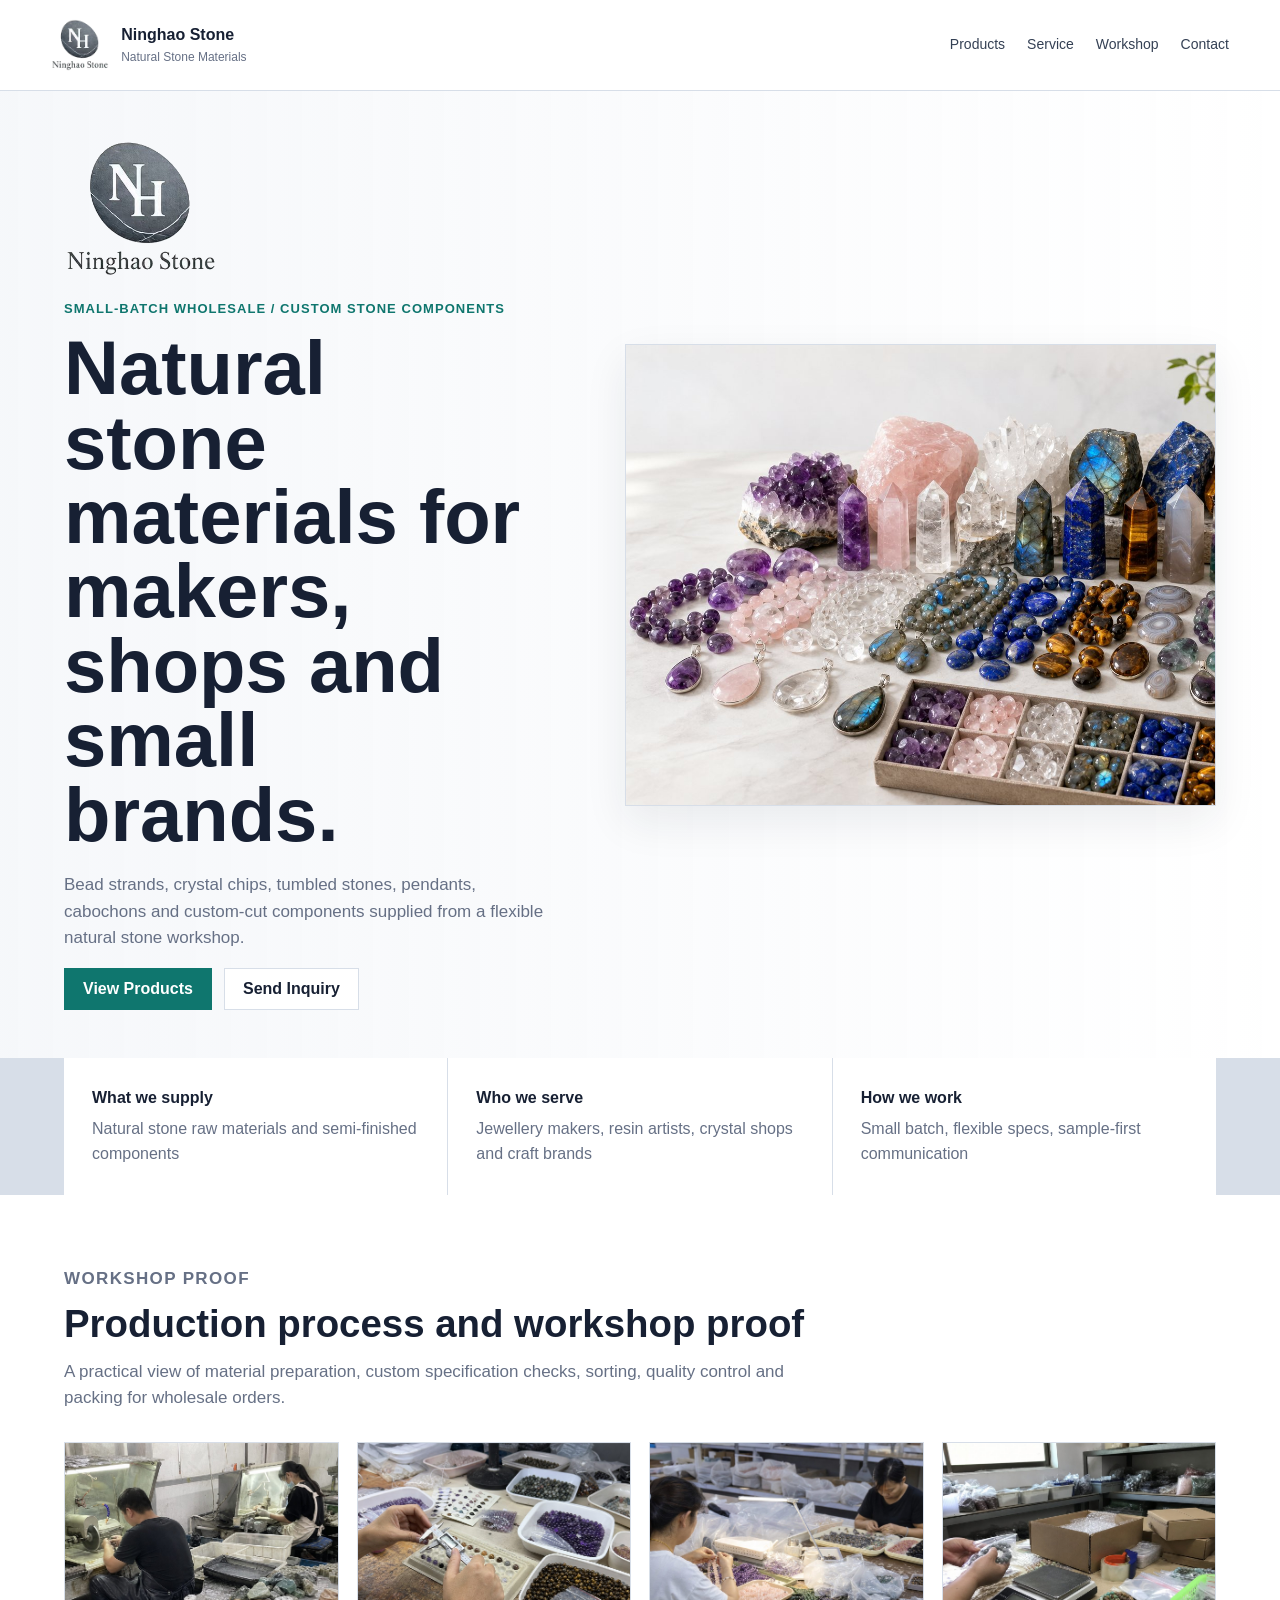
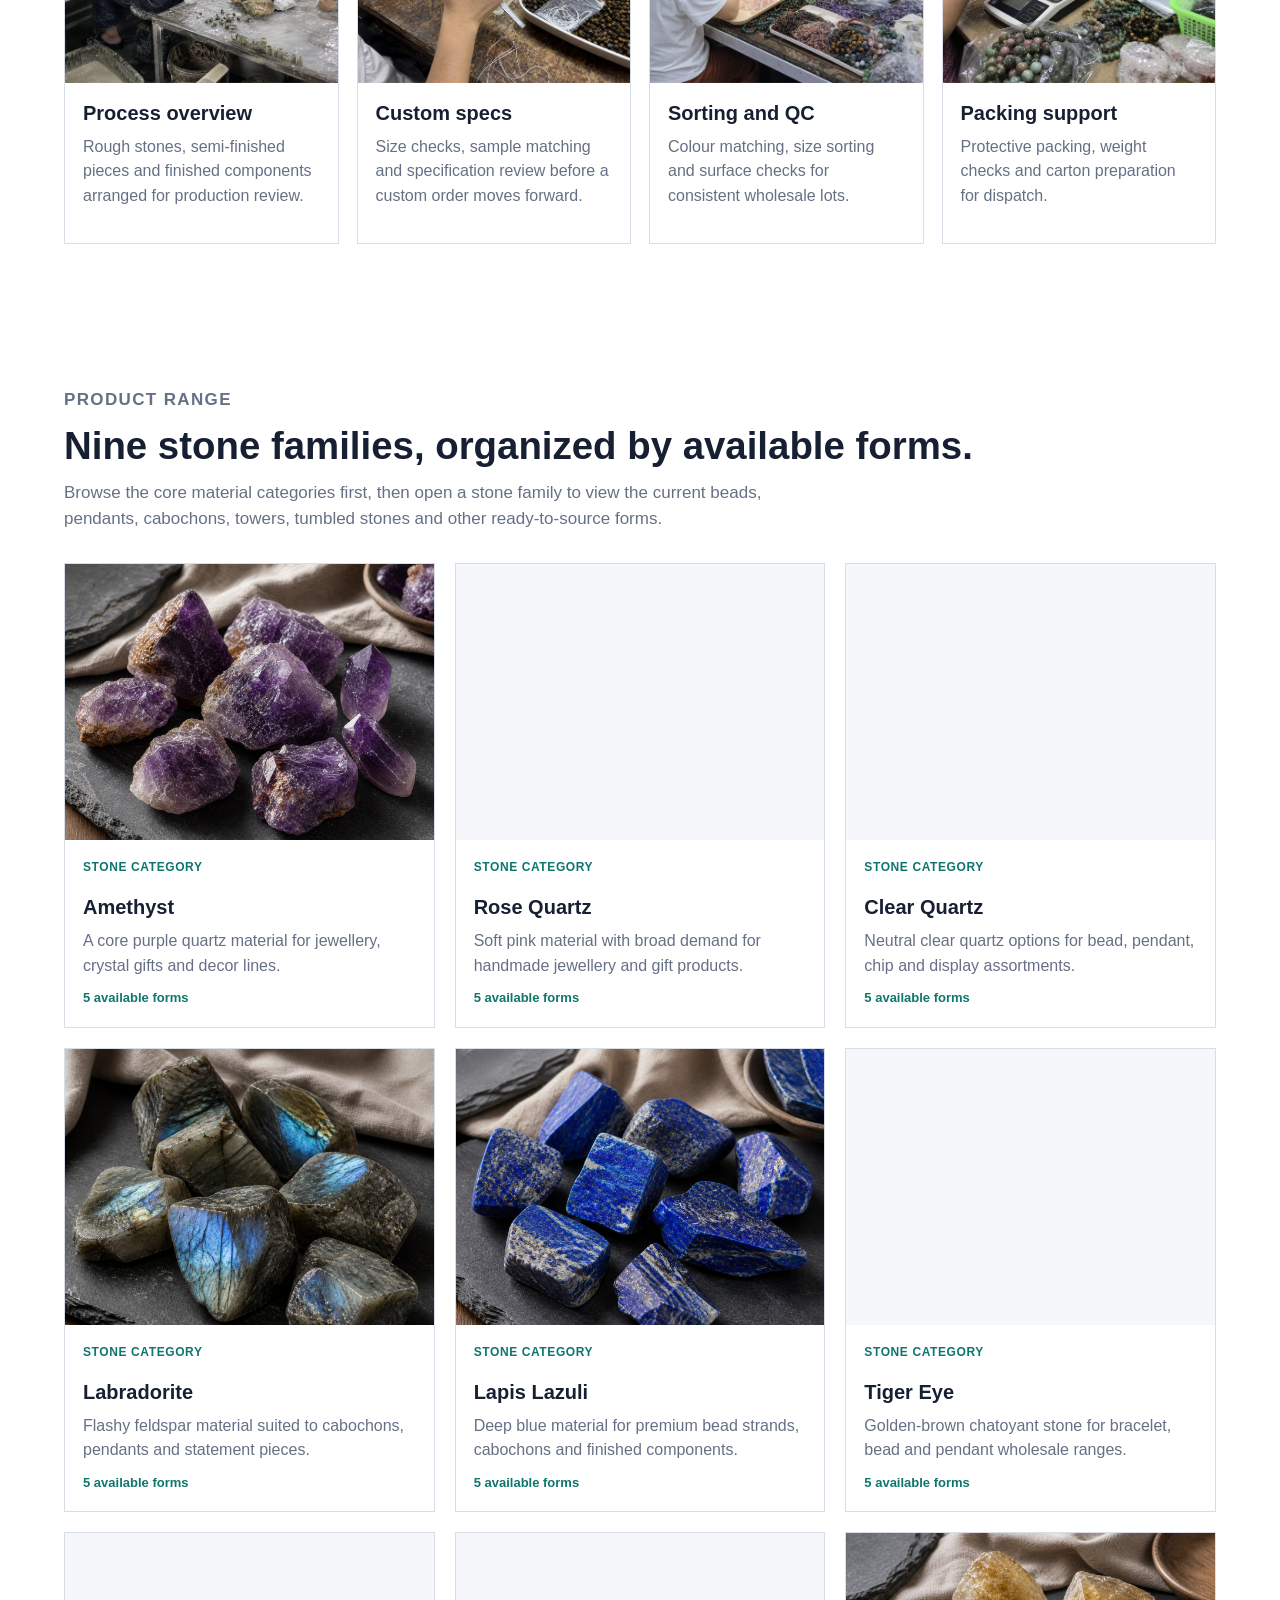
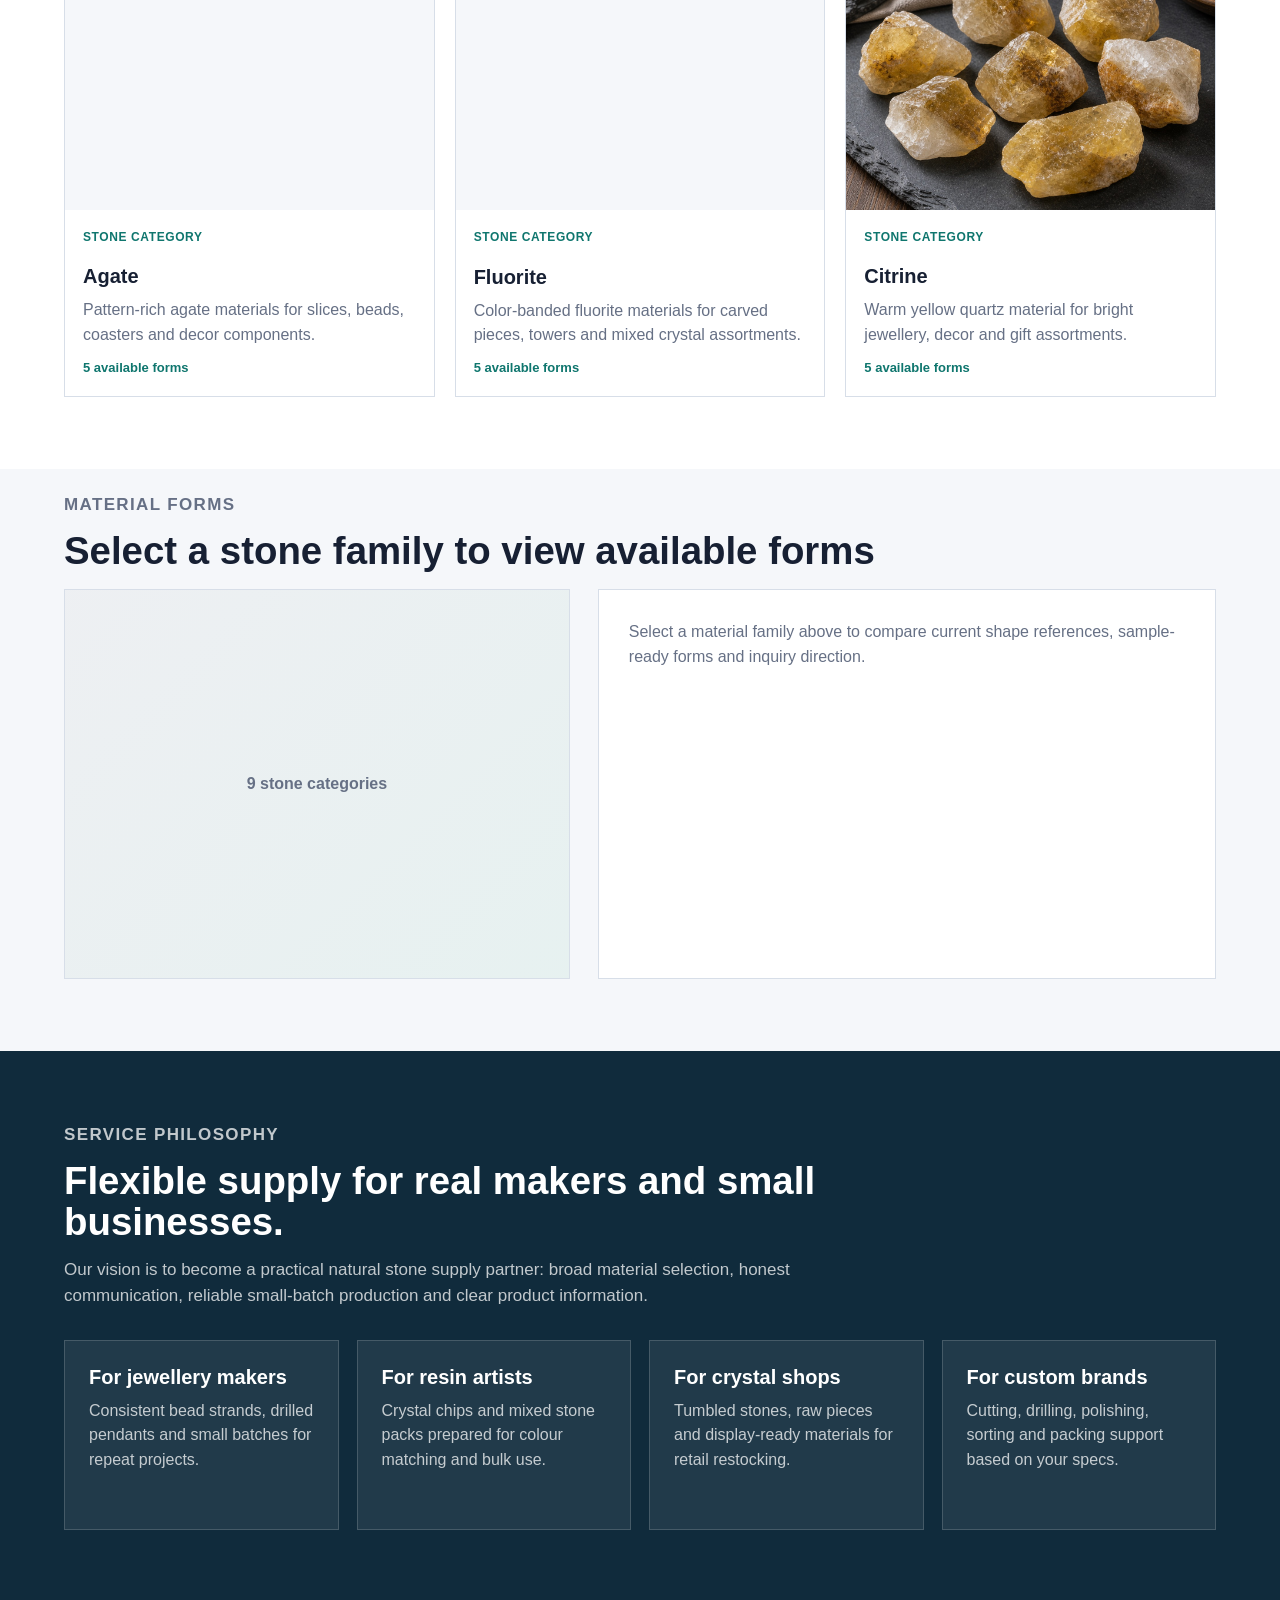
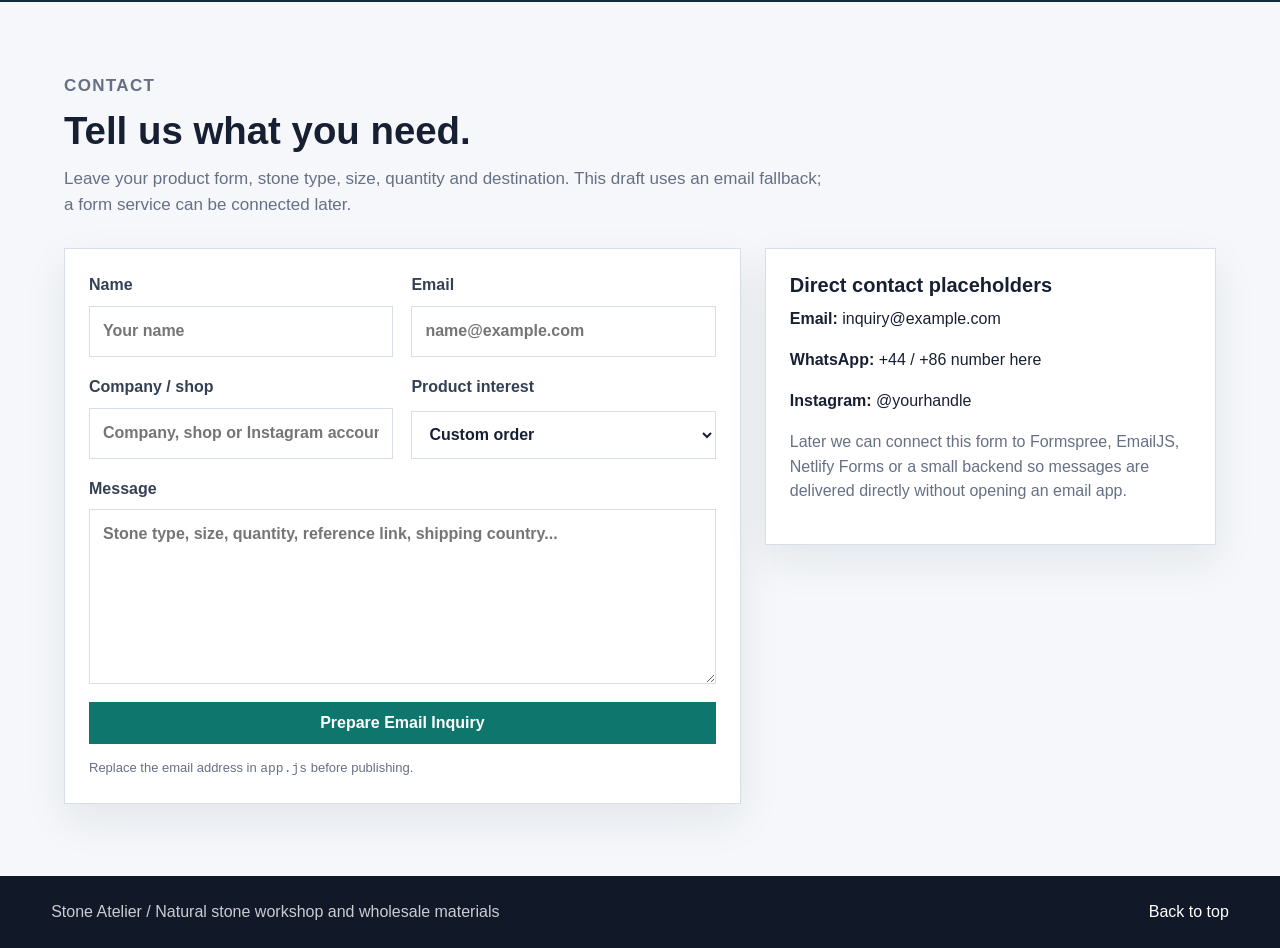
<file: index.html>
<!doctype html>
<html lang="en">
  <head>
    <meta charset="UTF-8" />
    <meta name="viewport" content="width=device-width, initial-scale=1.0" />
    <title>Natural Stone Workshop | Wholesale Materials</title>
    <meta
      name="description"
      content="Wholesale natural stone materials for jewellery makers, crystal shops, resin artists and small brands."
    />
    <link rel="stylesheet" href="styles.css" />
  </head>
  <body>
    <header class="site-header">
      <a class="brand" href="#top" aria-label="Back to home">
        <img class="brand-logo" src="assets/ninghao-stone-logo-transparent.png" alt="Ninghao Stone logo" />
        <span>
          <strong>Ninghao Stone</strong>
          <small>Natural Stone Materials</small>
        </span>
      </a>
      <nav class="nav" aria-label="Main navigation">
        <a href="#products">Products</a>
        <a href="#service">Service</a>
        <a href="#workshop">Workshop</a>
        <a href="#contact">Contact</a>
      </nav>
    </header>

    <main id="top">
      <section class="hero section">
        <div class="hero-copy">
          <div class="hero-logo-lockup" aria-label="Ninghao Stone">
            <img src="assets/ninghao-stone-logo-transparent.png" alt="Ninghao Stone logo" />
          </div>
          <p class="eyebrow">Small-batch wholesale / Custom stone components</p>
          <h1>Natural stone materials for makers, shops and small brands.</h1>
          <p class="hero-text">
            Bead strands, crystal chips, tumbled stones, pendants, cabochons and
            custom-cut components supplied from a flexible natural stone workshop.
          </p>
          <div class="hero-actions">
            <a class="button primary" href="#products">View Products</a>
            <a class="button secondary" href="#contact">Send Inquiry</a>
          </div>
        </div>
        <figure class="hero-visual hero-image-frame">
          <img
            src="assets/hero-natural-stone-materials.jpg"
            alt="Wholesale natural stone materials arranged by stone family and product form"
            loading="eager"
            decoding="async"
            fetchpriority="high"
          />
        </figure>
      </section>

      <section class="section intro-strip" aria-label="Company positioning">
        <div>
          <strong>What we supply</strong>
          <span>Natural stone raw materials and semi-finished components</span>
        </div>
        <div>
          <strong>Who we serve</strong>
          <span>Jewellery makers, resin artists, crystal shops and craft brands</span>
        </div>
        <div>
          <strong>How we work</strong>
          <span>Small batch, flexible specs, sample-first communication</span>
        </div>
      </section>

      <section class="section" id="workshop">
        <div class="section-heading">
          <p class="eyebrow">Workshop proof</p>
          <h2>Production process and workshop proof</h2>
          <p>
            A practical view of material preparation, custom specification checks,
            sorting, quality control and packing for wholesale orders.
          </p>
        </div>
        <div class="workshop-grid">
          <article class="workshop-item">
            <div class="workshop-visual has-image">
              <img
                src="assets/workshop/workshop-process.jpg"
                alt="Natural stone workshop process from rough stones to finished components"
                loading="eager"
                decoding="async"
              />
            </div>
            <h3>Process overview</h3>
            <p>Rough stones, semi-finished pieces and finished components arranged for production review.</p>
          </article>
          <article class="workshop-item">
            <div class="workshop-visual has-image">
              <img
                src="assets/workshop/workshop-custom-specs.jpg"
                alt="Custom natural stone order workbench with samples and measuring tools"
                loading="eager"
                decoding="async"
              />
            </div>
            <h3>Custom specs</h3>
            <p>Size checks, sample matching and specification review before a custom order moves forward.</p>
          </article>
          <article class="workshop-item">
            <div class="workshop-visual has-image">
              <img
                src="assets/workshop/workshop-sorting-qc.jpg"
                alt="Natural stone sorting and quality control trays"
                loading="eager"
                decoding="async"
              />
            </div>
            <h3>Sorting and QC</h3>
            <p>Colour matching, size sorting and surface checks for consistent wholesale lots.</p>
          </article>
          <article class="workshop-item">
            <div class="workshop-visual has-image">
              <img
                src="assets/workshop/workshop-packing-dispatch.jpg"
                alt="Natural stone wholesale packing and dispatch workbench"
                loading="eager"
                decoding="async"
              />
            </div>
            <h3>Packing support</h3>
            <p>Protective packing, weight checks and carton preparation for dispatch.</p>
          </article>
        </div>
      </section>

      <section class="section" id="products">
        <div class="section-heading">
          <p class="eyebrow">Product range</p>
          <h2>Nine stone families, organized by available forms.</h2>
          <p>
            Browse the core material categories first, then open a stone family
            to view the current beads, pendants, cabochons, towers, tumbled stones
            and other ready-to-source forms.
          </p>
        </div>
        <div class="product-grid" id="productGrid"></div>
      </section>

      <section class="section detail-section" id="product-detail" aria-live="polite">
        <div class="section-heading compact">
          <p class="eyebrow">Material forms</p>
          <h2 id="detailTitle">Select a stone family to view available forms</h2>
        </div>
        <div class="detail-panel" id="detailPanel">
          <div class="detail-empty">
            <span>9 stone categories</span>
          </div>
          <div class="detail-copy">
            <p class="muted">
              Select a material family above to compare current shape references,
              sample-ready forms and inquiry direction.
            </p>
          </div>
        </div>
      </section>

      <section class="section service-band" id="service">
        <div class="section-heading">
          <p class="eyebrow">Service philosophy</p>
          <h2>Flexible supply for real makers and small businesses.</h2>
          <p>
            Our vision is to become a practical natural stone supply partner:
            broad material selection, honest communication, reliable small-batch
            production and clear product information.
          </p>
        </div>
        <div class="service-grid">
          <article>
            <h3>For jewellery makers</h3>
            <p>Consistent bead strands, drilled pendants and small batches for repeat projects.</p>
          </article>
          <article>
            <h3>For resin artists</h3>
            <p>Crystal chips and mixed stone packs prepared for colour matching and bulk use.</p>
          </article>
          <article>
            <h3>For crystal shops</h3>
            <p>Tumbled stones, raw pieces and display-ready materials for retail restocking.</p>
          </article>
          <article>
            <h3>For custom brands</h3>
            <p>Cutting, drilling, polishing, sorting and packing support based on your specs.</p>
          </article>
        </div>
      </section>

      <section class="section contact-section" id="contact">
        <div class="section-heading">
          <p class="eyebrow">Contact</p>
          <h2>Tell us what you need.</h2>
          <p>
            Leave your product form, stone type, size, quantity and destination.
            This draft uses an email fallback; a form service can be connected later.
          </p>
        </div>
        <div class="contact-layout">
          <form class="inquiry-form" id="inquiryForm">
            <label>
              Name
              <input name="name" type="text" placeholder="Your name" required />
            </label>
            <label>
              Email
              <input name="email" type="email" placeholder="name@example.com" required />
            </label>
            <label>
              Company / shop
              <input name="company" type="text" placeholder="Company, shop or Instagram account" />
            </label>
            <label>
              Product interest
              <select name="product">
                <option>Custom order</option>
              </select>
            </label>
            <label class="full">
              Message
              <textarea
                name="message"
                rows="6"
                placeholder="Stone type, size, quantity, reference link, shipping country..."
                required
              ></textarea>
            </label>
            <button class="button primary form-button" type="submit">Prepare Email Inquiry</button>
            <p class="form-note" id="formNote">
              Replace the email address in <code>app.js</code> before publishing.
            </p>
          </form>
          <aside class="contact-card">
            <h3>Direct contact placeholders</h3>
            <p><strong>Email:</strong> inquiry@example.com</p>
            <p><strong>WhatsApp:</strong> +44 / +86 number here</p>
            <p><strong>Instagram:</strong> @yourhandle</p>
            <p class="muted">
              Later we can connect this form to Formspree, EmailJS, Netlify Forms
              or a small backend so messages are delivered directly without opening an email app.
            </p>
          </aside>
        </div>
      </section>
    </main>

    <footer class="site-footer">
      <span>Stone Atelier / Natural stone workshop and wholesale materials</span>
      <a href="#top">Back to top</a>
    </footer>

    <script src="products.js"></script>
    <script src="app.js"></script>
  </body>
</html>
</file>
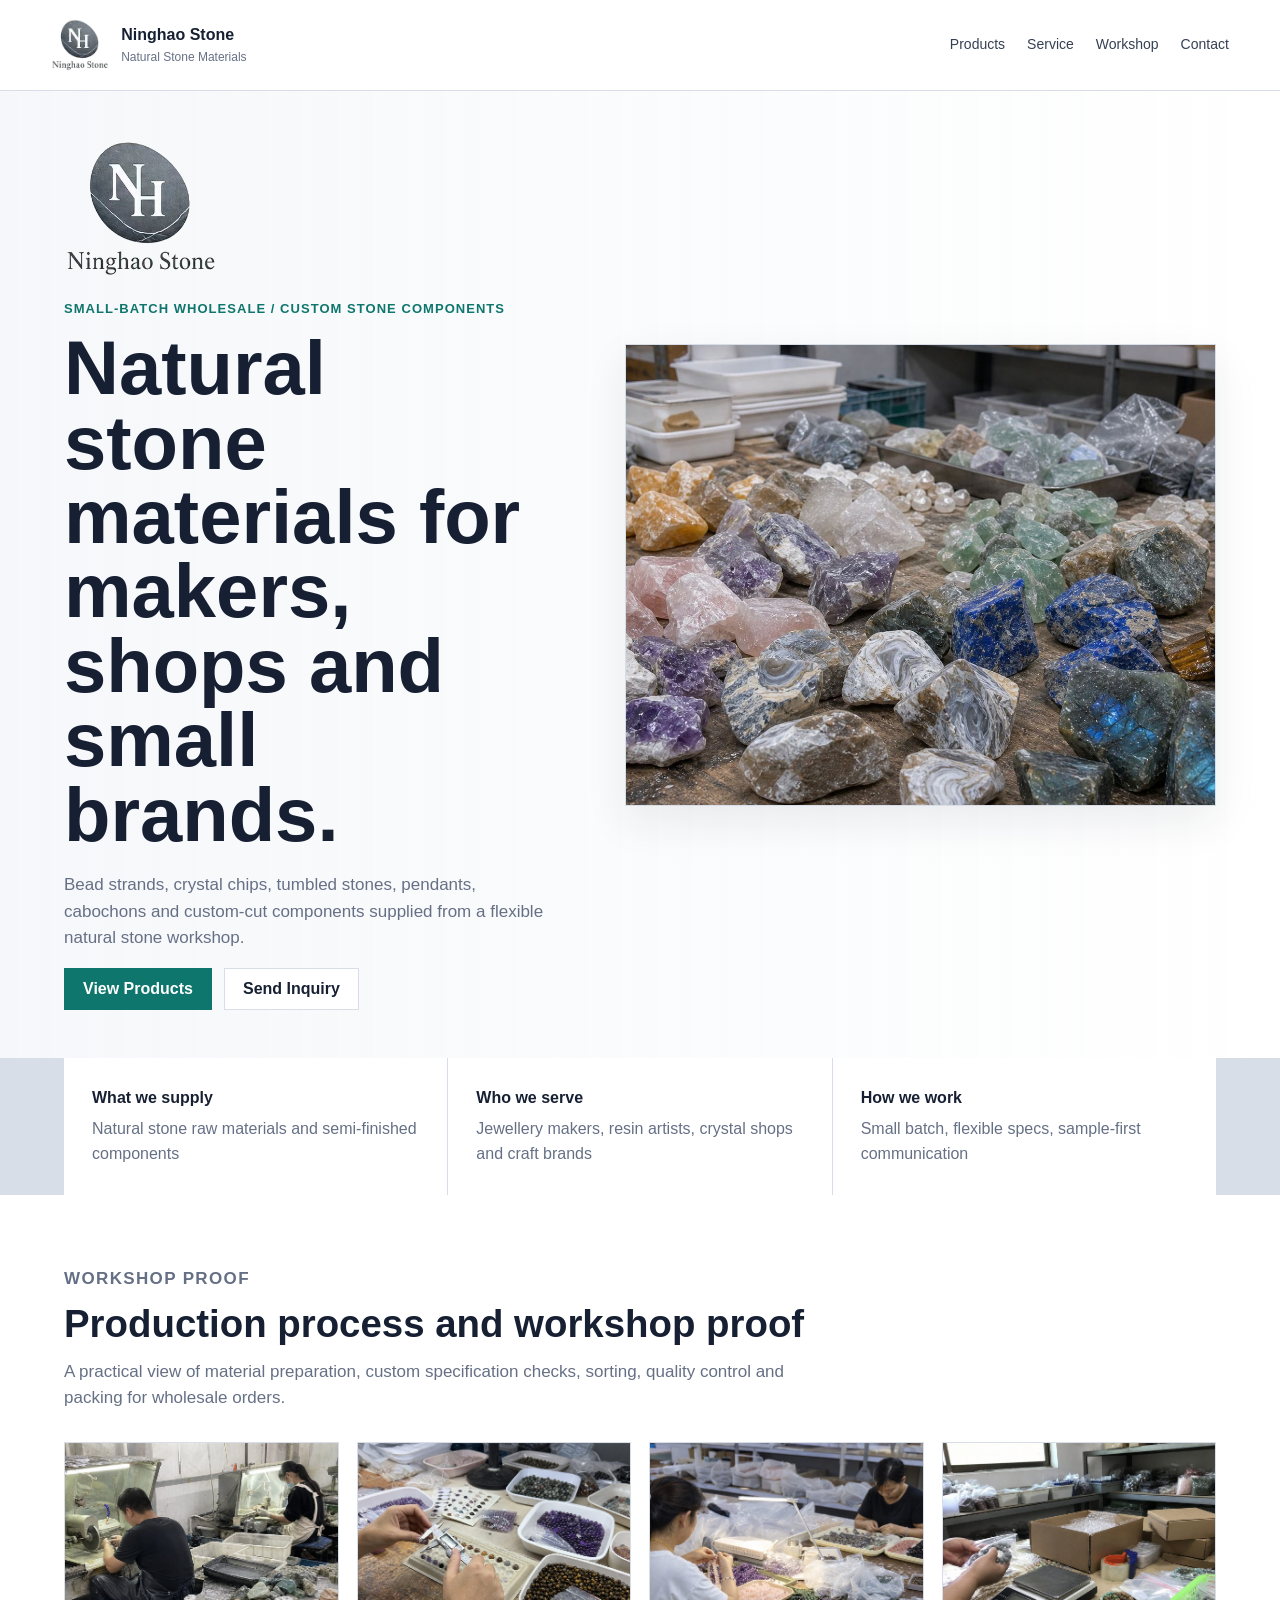
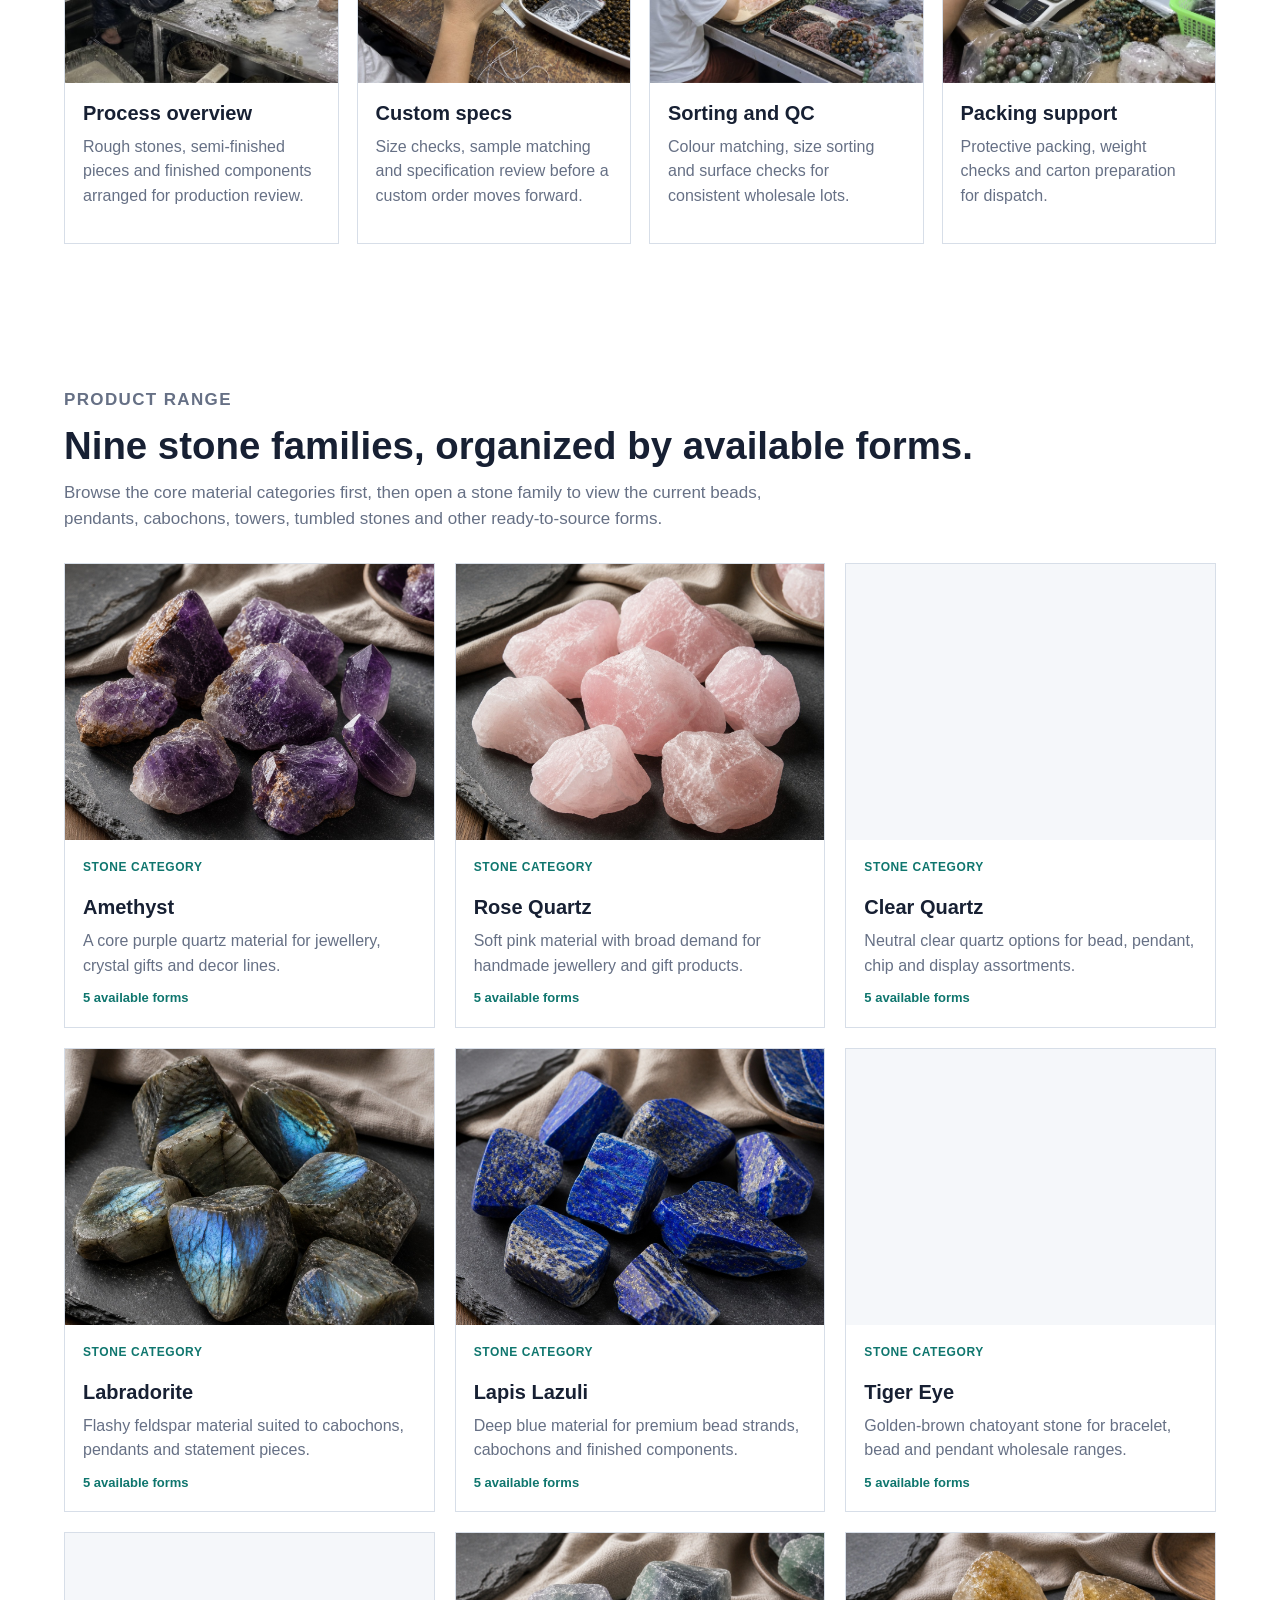
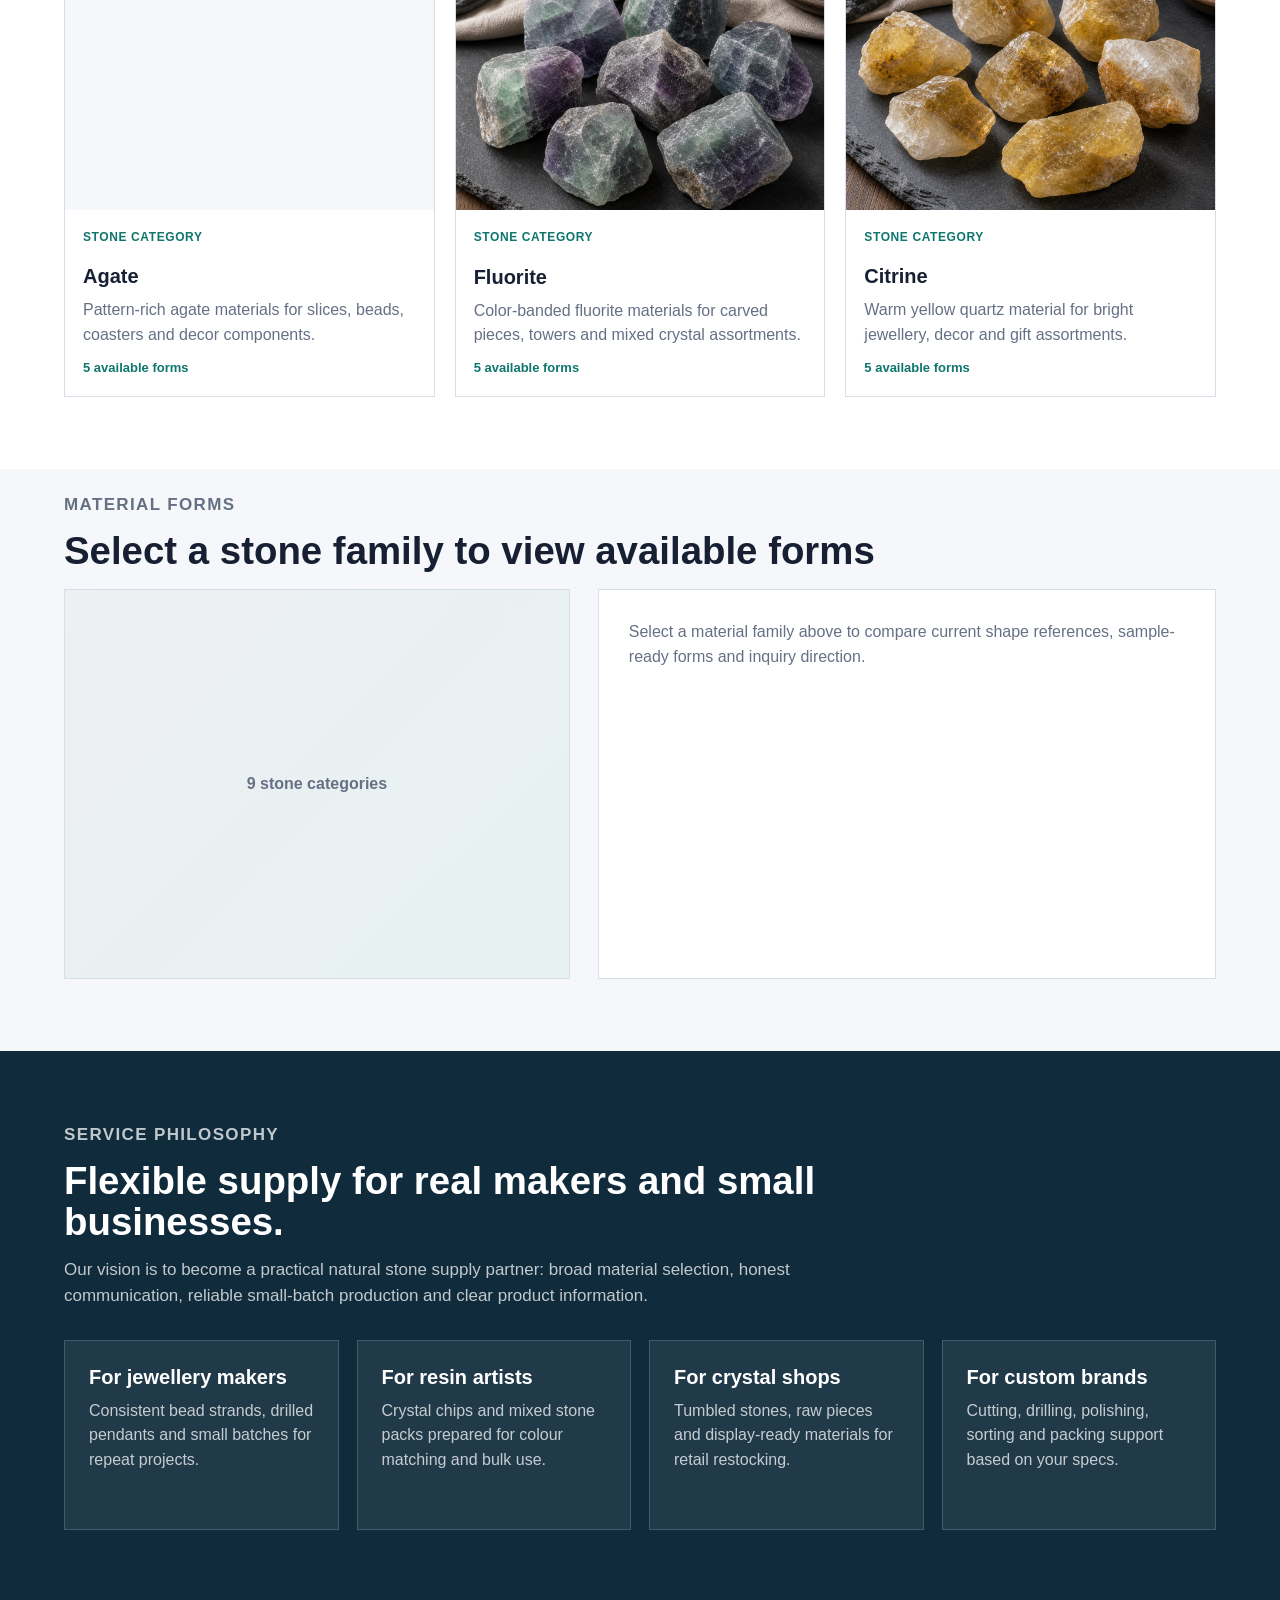
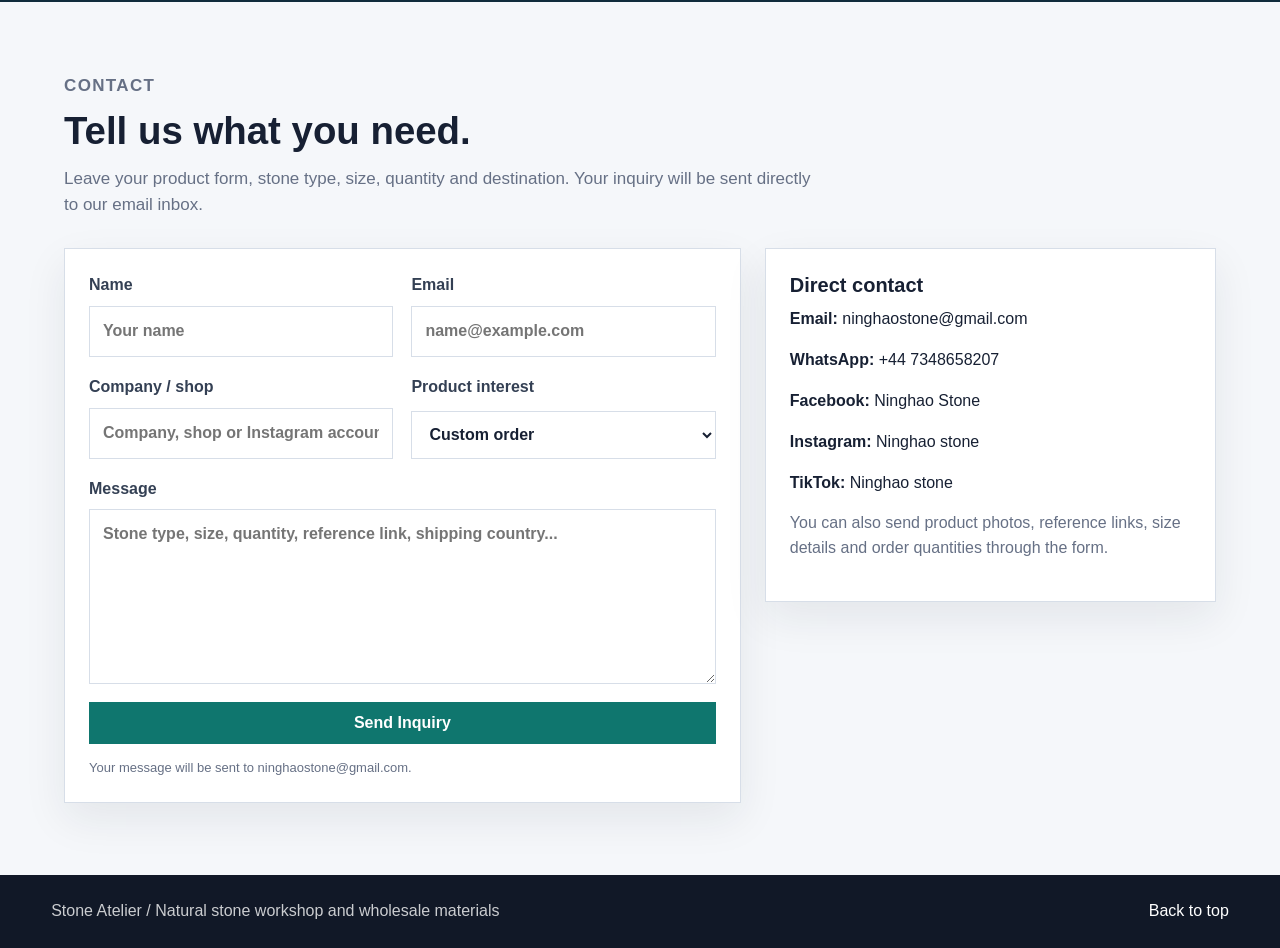
<file: index-hero-option3.html>
<!doctype html>
<html lang="en">
  <head>
    <meta charset="UTF-8" />
    <meta name="viewport" content="width=device-width, initial-scale=1.0" />
    <title>Natural Stone Workshop | Wholesale Materials</title>
    <meta
      name="description"
      content="Wholesale natural stone materials for jewellery makers, crystal shops, resin artists and small brands."
    />
    <link rel="stylesheet" href="styles.css" />
  </head>
  <body>
    <header class="site-header">
      <a class="brand" href="#top" aria-label="Back to home">
        <img class="brand-logo" src="assets/ninghao-stone-logo-transparent.png" alt="Ninghao Stone logo" />
        <span>
          <strong>Ninghao Stone</strong>
          <small>Natural Stone Materials</small>
        </span>
      </a>
      <nav class="nav" aria-label="Main navigation">
        <a href="#products">Products</a>
        <a href="#service">Service</a>
        <a href="#workshop">Workshop</a>
        <a href="#contact">Contact</a>
      </nav>
    </header>

    <main id="top">
      <section class="hero section">
        <div class="hero-copy">
          <div class="hero-logo-lockup" aria-label="Ninghao Stone">
            <img src="assets/ninghao-stone-logo-transparent.png" alt="Ninghao Stone logo" />
          </div>
          <p class="eyebrow">Small-batch wholesale / Custom stone components</p>
          <h1>Natural stone materials for makers, shops and small brands.</h1>
          <p class="hero-text">
            Bead strands, crystal chips, tumbled stones, pendants, cabochons and
            custom-cut components supplied from a flexible natural stone workshop.
          </p>
          <div class="hero-actions">
            <a class="button primary" href="#products">View Products</a>
            <a class="button secondary" href="#contact">Send Inquiry</a>
          </div>
        </div>
        <figure class="hero-visual hero-image-frame">
          <img
            src="assets/hero-rough-workshop-option-3.jpg"
            alt="Rough natural stone samples on a modest Chinese workshop table"
            loading="eager"
            decoding="async"
            fetchpriority="high"
          />
        </figure>
      </section>

      <section class="section intro-strip" aria-label="Company positioning">
        <div>
          <strong>What we supply</strong>
          <span>Natural stone raw materials and semi-finished components</span>
        </div>
        <div>
          <strong>Who we serve</strong>
          <span>Jewellery makers, resin artists, crystal shops and craft brands</span>
        </div>
        <div>
          <strong>How we work</strong>
          <span>Small batch, flexible specs, sample-first communication</span>
        </div>
      </section>

      <section class="section" id="workshop">
        <div class="section-heading">
          <p class="eyebrow">Workshop proof</p>
          <h2>Production process and workshop proof</h2>
          <p>
            A practical view of material preparation, custom specification checks,
            sorting, quality control and packing for wholesale orders.
          </p>
        </div>
        <div class="workshop-grid">
          <article class="workshop-item">
            <div class="workshop-visual has-image">
              <img
                src="assets/workshop/workshop-process.jpg"
                alt="Natural stone workshop process from rough stones to finished components"
                loading="eager"
                decoding="async"
              />
            </div>
            <h3>Process overview</h3>
            <p>Rough stones, semi-finished pieces and finished components arranged for production review.</p>
          </article>
          <article class="workshop-item">
            <div class="workshop-visual has-image">
              <img
                src="assets/workshop/workshop-custom-specs.jpg"
                alt="Custom natural stone order workbench with samples and measuring tools"
                loading="eager"
                decoding="async"
              />
            </div>
            <h3>Custom specs</h3>
            <p>Size checks, sample matching and specification review before a custom order moves forward.</p>
          </article>
          <article class="workshop-item">
            <div class="workshop-visual has-image">
              <img
                src="assets/workshop/workshop-sorting-qc.jpg"
                alt="Natural stone sorting and quality control trays"
                loading="eager"
                decoding="async"
              />
            </div>
            <h3>Sorting and QC</h3>
            <p>Colour matching, size sorting and surface checks for consistent wholesale lots.</p>
          </article>
          <article class="workshop-item">
            <div class="workshop-visual has-image">
              <img
                src="assets/workshop/workshop-packing-dispatch.jpg"
                alt="Natural stone wholesale packing and dispatch workbench"
                loading="eager"
                decoding="async"
              />
            </div>
            <h3>Packing support</h3>
            <p>Protective packing, weight checks and carton preparation for dispatch.</p>
          </article>
        </div>
      </section>

      <section class="section" id="products">
        <div class="section-heading">
          <p class="eyebrow">Product range</p>
          <h2>Nine stone families, organized by available forms.</h2>
          <p>
            Browse the core material categories first, then open a stone family
            to view the current beads, pendants, cabochons, towers, tumbled stones
            and other ready-to-source forms.
          </p>
        </div>
        <div class="product-grid" id="productGrid"></div>
      </section>

      <section class="section detail-section" id="product-detail" aria-live="polite">
        <div class="section-heading compact">
          <p class="eyebrow">Material forms</p>
          <h2 id="detailTitle">Select a stone family to view available forms</h2>
        </div>
        <div class="detail-panel" id="detailPanel">
          <div class="detail-empty">
            <span>9 stone categories</span>
          </div>
          <div class="detail-copy">
            <p class="muted">
              Select a material family above to compare current shape references,
              sample-ready forms and inquiry direction.
            </p>
          </div>
        </div>
      </section>

      <section class="section service-band" id="service">
        <div class="section-heading">
          <p class="eyebrow">Service philosophy</p>
          <h2>Flexible supply for real makers and small businesses.</h2>
          <p>
            Our vision is to become a practical natural stone supply partner:
            broad material selection, honest communication, reliable small-batch
            production and clear product information.
          </p>
        </div>
        <div class="service-grid">
          <article>
            <h3>For jewellery makers</h3>
            <p>Consistent bead strands, drilled pendants and small batches for repeat projects.</p>
          </article>
          <article>
            <h3>For resin artists</h3>
            <p>Crystal chips and mixed stone packs prepared for colour matching and bulk use.</p>
          </article>
          <article>
            <h3>For crystal shops</h3>
            <p>Tumbled stones, raw pieces and display-ready materials for retail restocking.</p>
          </article>
          <article>
            <h3>For custom brands</h3>
            <p>Cutting, drilling, polishing, sorting and packing support based on your specs.</p>
          </article>
        </div>
      </section>

      <section class="section contact-section" id="contact">
        <div class="section-heading">
          <p class="eyebrow">Contact</p>
          <h2>Tell us what you need.</h2>
          <p>
            Leave your product form, stone type, size, quantity and destination.
            Your inquiry will be sent directly to our email inbox.
          </p>
        </div>
        <div class="contact-layout">
          <form
            class="inquiry-form"
            id="inquiryForm"
            action="https://formsubmit.co/ninghaostone@gmail.com"
            method="POST"
            accept-charset="UTF-8"
          >
            <input type="hidden" name="_subject" value="New Ninghao Stone website inquiry" />
            <input type="hidden" name="_template" value="table" />
            <input type="hidden" name="_captcha" value="false" />
            <input class="honeypot" type="text" name="_honey" tabindex="-1" autocomplete="off" aria-hidden="true" />
            <label>
              Name
              <input name="name" type="text" placeholder="Your name" required />
            </label>
            <label>
              Email
              <input name="email" type="email" placeholder="name@example.com" required />
            </label>
            <label>
              Company / shop
              <input name="company" type="text" placeholder="Company, shop or Instagram account" />
            </label>
            <label>
              Product interest
              <select name="product">
                <option>Custom order</option>
              </select>
            </label>
            <label class="full">
              Message
              <textarea
                name="message"
                rows="6"
                placeholder="Stone type, size, quantity, reference link, shipping country..."
                required
              ></textarea>
            </label>
            <button class="button primary form-button" type="submit">Send Inquiry</button>
            <p class="form-note" id="formNote">
              Your message will be sent to ninghaostone@gmail.com.
            </p>
          </form>
          <aside class="contact-card">
            <h3>Direct contact</h3>
            <p><strong>Email:</strong> <a href="mailto:ninghaostone@gmail.com">ninghaostone@gmail.com</a></p>
            <p><strong>WhatsApp:</strong> <a href="https://wa.me/447348658207">+44 7348658207</a></p>
            <p><strong>Facebook:</strong> Ninghao Stone</p>
            <p><strong>Instagram:</strong> Ninghao stone</p>
            <p><strong>TikTok:</strong> Ninghao stone</p>
            <p class="muted">
              You can also send product photos, reference links, size details
              and order quantities through the form.
            </p>
          </aside>
        </div>
      </section>
    </main>

    <footer class="site-footer">
      <span>Stone Atelier / Natural stone workshop and wholesale materials</span>
      <a href="#top">Back to top</a>
    </footer>

    <script src="products.js"></script>
    <script src="app.js"></script>
  </body>
</html>
</file>
<file: styles.css>
:root {
  --ink: #172033;
  --muted: #667085;
  --line: #d7dee8;
  --paper: #ffffff;
  --wash: #f5f7fa;
  --mineral: #0f766e;
  --mineral-dark: #0b4f4a;
  --blue: #1f3a5f;
  --sand: #c9a86a;
  --rose: #d8a6a1;
  --shadow: 0 16px 40px rgba(23, 32, 51, 0.08);
}

* {
  box-sizing: border-box;
}

html {
  scroll-behavior: smooth;
}

body {
  margin: 0;
  color: var(--ink);
  font-family:
    Inter, "Segoe UI", "Helvetica Neue", Arial, "Microsoft YaHei", sans-serif;
  background: var(--paper);
  line-height: 1.55;
  overflow-x: hidden;
}

a {
  color: inherit;
  text-decoration: none;
}

.site-header {
  position: sticky;
  top: 0;
  z-index: 10;
  display: flex;
  align-items: center;
  justify-content: space-between;
  gap: 24px;
  padding: 16px clamp(20px, 4vw, 56px);
  border-bottom: 1px solid var(--line);
  background: rgba(255, 255, 255, 0.92);
  backdrop-filter: blur(14px);
}

.brand {
  display: inline-flex;
  align-items: center;
  gap: 12px;
  min-width: 250px;
}

.brand-logo {
  width: 58px;
  height: 58px;
  flex: 0 0 auto;
  object-fit: contain;
}

.brand strong,
.brand small {
  display: block;
}

.brand small {
  color: var(--muted);
  font-size: 12px;
}

.nav {
  display: flex;
  align-items: center;
  gap: 22px;
  color: #344054;
  font-size: 14px;
}

.nav a:hover {
  color: var(--mineral);
}

.section {
  padding: 72px clamp(20px, 5vw, 72px);
}

.hero {
  display: grid;
  grid-template-columns: minmax(0, 0.9fr) minmax(340px, 1.1fr);
  gap: clamp(36px, 6vw, 86px);
  align-items: center;
  min-height: min(760px, calc(100vh - 156px));
  padding-top: 48px;
  padding-bottom: 48px;
  background:
    linear-gradient(90deg, rgba(245, 247, 250, 0.92), rgba(255, 255, 255, 0.78)),
    #ffffff;
}

.hero-logo-lockup {
  display: inline-flex;
  align-items: center;
  margin-bottom: 22px;
}

.hero-logo-lockup img {
  display: block;
  width: clamp(104px, 12vw, 156px);
  height: auto;
  object-fit: contain;
}

.eyebrow {
  margin: 0 0 12px;
  color: var(--mineral);
  font-size: 13px;
  font-weight: 700;
  letter-spacing: 0.08em;
  line-height: 1.45;
  text-transform: uppercase;
  overflow-wrap: anywhere;
}

h1,
h2,
h3,
p {
  margin-top: 0;
}

h1 {
  max-width: 720px;
  margin-bottom: 20px;
  font-size: clamp(42px, 6vw, 76px);
  line-height: 0.98;
  letter-spacing: 0;
}

h2 {
  margin-bottom: 14px;
  font-size: clamp(30px, 3vw, 44px);
  line-height: 1.08;
  letter-spacing: 0;
}

h3 {
  margin-bottom: 10px;
  font-size: 20px;
  line-height: 1.2;
}

.hero-text,
.section-heading p {
  max-width: 760px;
  color: var(--muted);
  font-size: 17px;
}

.hero-actions,
.filter-row {
  display: flex;
  flex-wrap: wrap;
  gap: 12px;
}

.button,
.filter,
.text-link {
  min-height: 42px;
  border: 1px solid transparent;
  font: inherit;
  font-weight: 700;
  cursor: pointer;
}

.button {
  display: inline-flex;
  align-items: center;
  justify-content: center;
  padding: 0 18px;
}

.primary {
  color: var(--paper);
  background: var(--mineral);
}

.primary:hover {
  background: var(--mineral-dark);
}

.secondary {
  color: var(--ink);
  border-color: var(--line);
  background: var(--paper);
}

.secondary:hover,
.filter:hover {
  border-color: var(--mineral);
  color: var(--mineral);
}

.placeholder {
  position: relative;
  overflow: hidden;
  border: 1px solid var(--line);
  background:
    linear-gradient(135deg, rgba(31, 58, 95, 0.08), rgba(15, 118, 110, 0.12)),
    #f7f9fb;
}

.placeholder span {
  position: absolute;
  left: 16px;
  bottom: 14px;
  z-index: 2;
  color: rgba(23, 32, 51, 0.76);
  font-size: 13px;
  font-weight: 700;
}

.hero-placeholder {
  min-height: 520px;
  box-shadow: var(--shadow);
}

.hero-image-frame {
  margin: 0;
  min-height: 460px;
  overflow: hidden;
  border: 1px solid var(--line);
  background: var(--wash);
  box-shadow: var(--shadow);
}

.hero-image-frame img {
  display: block;
  width: 100%;
  min-height: 460px;
  height: 100%;
  object-fit: cover;
}

.hero-placeholder::before,
.hero-placeholder::after,
.product-visual::before,
.workshop-visual::before {
  content: "";
  position: absolute;
  border-radius: 50%;
}

.hero-placeholder::before {
  width: 220px;
  height: 220px;
  left: 9%;
  top: 16%;
  background: radial-gradient(circle at 35% 28%, #f4d2d1, #b3768d 52%, #5b4664);
}

.hero-placeholder::after {
  width: 260px;
  height: 170px;
  right: 8%;
  bottom: 16%;
  border-radius: 45%;
  background: radial-gradient(circle at 35% 32%, #a8d5d1, #3f8f88 58%, #193b45);
}

.stone-row {
  position: absolute;
  left: 18%;
  width: 62%;
  height: 18px;
  border-radius: 999px;
  background:
    repeating-radial-gradient(circle at 10px 10px, rgba(255, 255, 255, 0.95) 0 5px, transparent 6px 15px),
    linear-gradient(90deg, #8767a5, #d5a1ab, #2e7d77, #202632);
  box-shadow: 0 12px 20px rgba(23, 32, 51, 0.14);
}

.row-a {
  top: 38%;
  transform: rotate(-8deg);
}

.row-b {
  top: 48%;
  transform: rotate(5deg);
}

.row-c {
  top: 58%;
  transform: rotate(-2deg);
}

.intro-strip {
  display: grid;
  grid-template-columns: repeat(3, 1fr);
  gap: 1px;
  padding-top: 0;
  padding-bottom: 0;
  background: var(--line);
}

.intro-strip div {
  padding: 28px;
  background: var(--paper);
}

.intro-strip strong,
.intro-strip span {
  display: block;
}

.intro-strip span {
  margin-top: 6px;
  color: var(--muted);
}

.section-heading {
  max-width: 920px;
  margin-bottom: 30px;
}

.compact {
  margin-bottom: 18px;
}

.filter-row {
  margin-bottom: 24px;
}

.filter {
  padding: 0 14px;
  color: #344054;
  border-color: var(--line);
  background: var(--paper);
}

.filter.is-active {
  color: var(--paper);
  border-color: var(--mineral);
  background: var(--mineral);
}

.product-grid {
  display: grid;
  grid-template-columns: repeat(3, minmax(0, 1fr));
  gap: 20px;
}

.material-card {
  overflow: hidden;
  border: 1px solid var(--line);
  background: var(--paper);
  transition:
    border-color 160ms ease,
    box-shadow 160ms ease,
    transform 160ms ease;
}

.material-card:hover,
.material-card.is-selected {
  border-color: rgba(15, 118, 110, 0.55);
  box-shadow: 0 14px 34px rgba(23, 32, 51, 0.1);
  transform: translateY(-2px);
}

.material-card-button {
  display: grid;
  grid-template-rows: auto 1fr;
  width: 100%;
  height: 100%;
  padding: 0;
  border: 0;
  color: inherit;
  font: inherit;
  text-align: left;
  background: transparent;
  cursor: pointer;
}

.material-card-button:focus-visible {
  outline: 3px solid rgba(15, 118, 110, 0.35);
  outline-offset: -3px;
}

.material-image-frame,
.form-image-frame {
  display: block;
  overflow: hidden;
  background: var(--wash);
}

.material-image-frame {
  aspect-ratio: 4 / 3;
}

.material-image,
.detail-main-image,
.form-image {
  display: block;
  width: 100%;
  height: 100%;
  object-fit: cover;
}

.material-image {
  transition: transform 220ms ease;
}

.material-card:hover .material-image {
  transform: scale(1.035);
}

.material-card-copy {
  display: grid;
  gap: 10px;
  padding: 18px;
}

.material-card-copy strong {
  font-size: 20px;
  line-height: 1.2;
}

.material-card-copy span:not(.category-label):not(.form-count) {
  color: var(--muted);
}

.form-count {
  color: var(--mineral);
  font-size: 13px;
  font-weight: 800;
}

.product-card {
  border: 1px solid var(--line);
  background: var(--paper);
}

.product-card-copy {
  padding: 18px;
}

.product-card p {
  color: var(--muted);
}

.product-visual {
  height: 210px;
}

.product-visual.large,
.detail-visual {
  min-height: 390px;
}

.product-visual::before {
  width: 118px;
  height: 118px;
  left: 50%;
  top: 50%;
  transform: translate(-50%, -50%);
}

.stone-purple::before {
  background: radial-gradient(circle at 32% 30%, #eee2ff, #9b72cf 50%, #513a73);
}

.stone-rose::before {
  background: radial-gradient(circle at 28% 32%, #fff2f1, #d9a2a3 52%, #9f6269);
}

.stone-mixed::before {
  background:
    radial-gradient(circle at 30% 30%, #e8d4ff, transparent 24%),
    radial-gradient(circle at 64% 40%, #8ecdc8, transparent 24%),
    radial-gradient(circle at 44% 72%, #e0c171, transparent 24%),
    #6a7c91;
}

.stone-clear::before {
  border: 2px solid rgba(31, 58, 95, 0.16);
  background: radial-gradient(circle at 32% 28%, #ffffff, #dbe9ef 58%, #9eb7c5);
}

.stone-black::before {
  background: radial-gradient(circle at 32% 25%, #59606b, #181b23 62%, #05070b);
}

.stone-blue::before {
  background: radial-gradient(circle at 30% 30%, #9cd7df, #387d95 52%, #223751);
}

.category-label {
  margin-bottom: 8px;
  color: var(--mineral);
  font-size: 12px;
  font-weight: 800;
  letter-spacing: 0.05em;
  text-transform: uppercase;
}

.text-link {
  min-height: auto;
  padding: 0;
  color: var(--mineral);
  border: 0;
  background: transparent;
}

.detail-section {
  padding-top: 24px;
  background: var(--wash);
}

.detail-panel {
  display: grid;
  grid-template-columns: minmax(300px, 0.9fr) minmax(300px, 1.1fr);
  gap: 28px;
  align-items: stretch;
}

.detail-empty,
.detail-media {
  min-height: 390px;
  overflow: hidden;
  border: 1px solid var(--line);
  background: var(--paper);
}

.detail-empty {
  display: grid;
  place-items: center;
  color: var(--muted);
  font-weight: 800;
  background:
    linear-gradient(135deg, rgba(31, 58, 95, 0.08), rgba(15, 118, 110, 0.1)),
    var(--paper);
}

.detail-main-image {
  min-height: 390px;
}

.detail-copy {
  padding: 30px;
  border: 1px solid var(--line);
  background: var(--paper);
}

.form-gallery {
  display: grid;
  grid-template-columns: repeat(3, minmax(0, 1fr));
  gap: 14px;
  margin: 22px 0;
}

.form-card {
  overflow: hidden;
  border: 1px solid var(--line);
  background: #ffffff;
}

.form-image-frame {
  aspect-ratio: 1 / 1;
}

.form-card h4,
.form-card p {
  margin: 0;
  padding-inline: 12px;
}

.form-card h4 {
  padding-top: 12px;
  font-size: 15px;
  line-height: 1.25;
}

.form-card p {
  padding-bottom: 12px;
  color: var(--muted);
  font-size: 13px;
}

.form-inquiry {
  width: calc(100% - 24px);
  min-height: 38px;
  margin: 12px;
  padding: 0 12px;
  font-size: 13px;
}

.spec-list {
  display: grid;
  gap: 10px;
  margin: 0 0 22px;
}

.spec-list div {
  display: grid;
  grid-template-columns: 140px 1fr;
  gap: 16px;
  padding-bottom: 10px;
  border-bottom: 1px solid var(--line);
}

dt {
  color: var(--muted);
  font-weight: 700;
}

dd {
  margin: 0;
}

.service-band {
  background: #102b3c;
  color: var(--paper);
}

.service-band .eyebrow,
.service-band p {
  color: rgba(255, 255, 255, 0.74);
}

.service-grid,
.workshop-grid {
  display: grid;
  grid-template-columns: repeat(4, minmax(0, 1fr));
  gap: 18px;
}

.service-grid article {
  min-height: 190px;
  padding: 24px;
  border: 1px solid rgba(255, 255, 255, 0.16);
  background: rgba(255, 255, 255, 0.07);
}

.service-grid p {
  margin-bottom: 0;
}

.workshop-item {
  border: 1px solid var(--line);
  background: var(--paper);
}

.workshop-item h3,
.workshop-item p {
  padding-inline: 18px;
}

.workshop-item h3 {
  padding-top: 18px;
}

.workshop-item p {
  padding-bottom: 18px;
  color: var(--muted);
}

.workshop-visual {
  height: 240px;
}

.workshop-visual.has-image {
  overflow: hidden;
  background: var(--wash);
}

.workshop-visual.has-image::before {
  content: none;
}

.workshop-visual img {
  display: block;
  width: 100%;
  height: 100%;
  object-fit: cover;
}

.workshop-visual::before {
  width: 76%;
  height: 48%;
  left: 12%;
  top: 26%;
  border-radius: 8px;
  background:
    linear-gradient(90deg, rgba(255, 255, 255, 0.64) 0 16%, transparent 16% 20%),
    linear-gradient(135deg, rgba(15, 118, 110, 0.18), rgba(31, 58, 95, 0.12)),
    #d5c7a8;
}

.workshop-visual.measuring::before {
  background:
    linear-gradient(90deg, transparent 0 42%, rgba(23, 32, 51, 0.55) 42% 45%, transparent 45%),
    #d8c7b2;
}

.workshop-visual.sorting::before {
  background:
    repeating-linear-gradient(90deg, rgba(255, 255, 255, 0.9) 0 23%, transparent 23% 25%),
    linear-gradient(135deg, #d9a2a3, #a8d5d1, #2e3b4e);
}

.workshop-visual.packing::before {
  background:
    linear-gradient(90deg, rgba(255, 255, 255, 0.85) 0 28%, transparent 28% 34%),
    linear-gradient(135deg, #e7eef2, #c8b58c);
}

.contact-section {
  background: var(--wash);
}

.contact-layout {
  display: grid;
  grid-template-columns: minmax(320px, 1.2fr) minmax(280px, 0.8fr);
  gap: 24px;
  align-items: start;
}

.inquiry-form,
.contact-card {
  border: 1px solid var(--line);
  background: var(--paper);
  box-shadow: var(--shadow);
}

.inquiry-form {
  display: grid;
  grid-template-columns: repeat(2, 1fr);
  gap: 18px;
  padding: 24px;
}

label {
  display: grid;
  gap: 8px;
  color: #344054;
  font-weight: 700;
}

.full,
.form-button,
.form-note {
  grid-column: 1 / -1;
}

input,
select,
textarea {
  width: 100%;
  border: 1px solid var(--line);
  padding: 12px 13px;
  color: var(--ink);
  font: inherit;
  background: #fff;
}

textarea {
  resize: vertical;
}

.honeypot {
  display: none;
}

.form-note,
.muted {
  color: var(--muted);
}

.form-note {
  margin: -4px 0 0;
  font-size: 13px;
}

.contact-card {
  padding: 24px;
}

.site-footer {
  display: flex;
  justify-content: space-between;
  gap: 20px;
  padding: 24px clamp(20px, 4vw, 56px);
  color: rgba(255, 255, 255, 0.78);
  background: #111827;
}

.site-footer a {
  color: #ffffff;
}

@media (max-width: 1050px) {
  .hero,
  .detail-panel,
  .contact-layout {
    grid-template-columns: 1fr;
  }

  .product-grid,
  .service-grid,
  .workshop-grid,
  .form-gallery {
    grid-template-columns: repeat(2, minmax(0, 1fr));
  }

  .hero {
    min-height: auto;
  }
}

@media (max-width: 720px) {
  .site-header {
    position: static;
    align-items: flex-start;
    flex-direction: column;
  }

  .nav {
    width: 100%;
    overflow-x: auto;
    padding-bottom: 4px;
  }

  .section {
    padding: 52px 18px;
  }

  .hero {
    padding-top: 40px;
  }

  h1 {
    max-width: 340px;
    font-size: 38px;
    line-height: 1.06;
  }

  h2 {
    font-size: 30px;
  }

  .eyebrow {
    max-width: 340px;
    font-size: 12px;
    letter-spacing: 0.04em;
  }

  .hero-text,
  .section-heading p {
    max-width: 340px;
  }

  .hero-placeholder {
    min-height: 360px;
  }

  .hero-image-frame,
  .hero-image-frame img {
    min-height: 360px;
  }

  .intro-strip,
  .product-grid,
  .service-grid,
  .workshop-grid,
  .inquiry-form,
  .form-gallery {
    grid-template-columns: 1fr;
  }

  .spec-list div {
    grid-template-columns: 1fr;
    gap: 4px;
  }

  .site-footer {
    flex-direction: column;
  }
}
</file>
